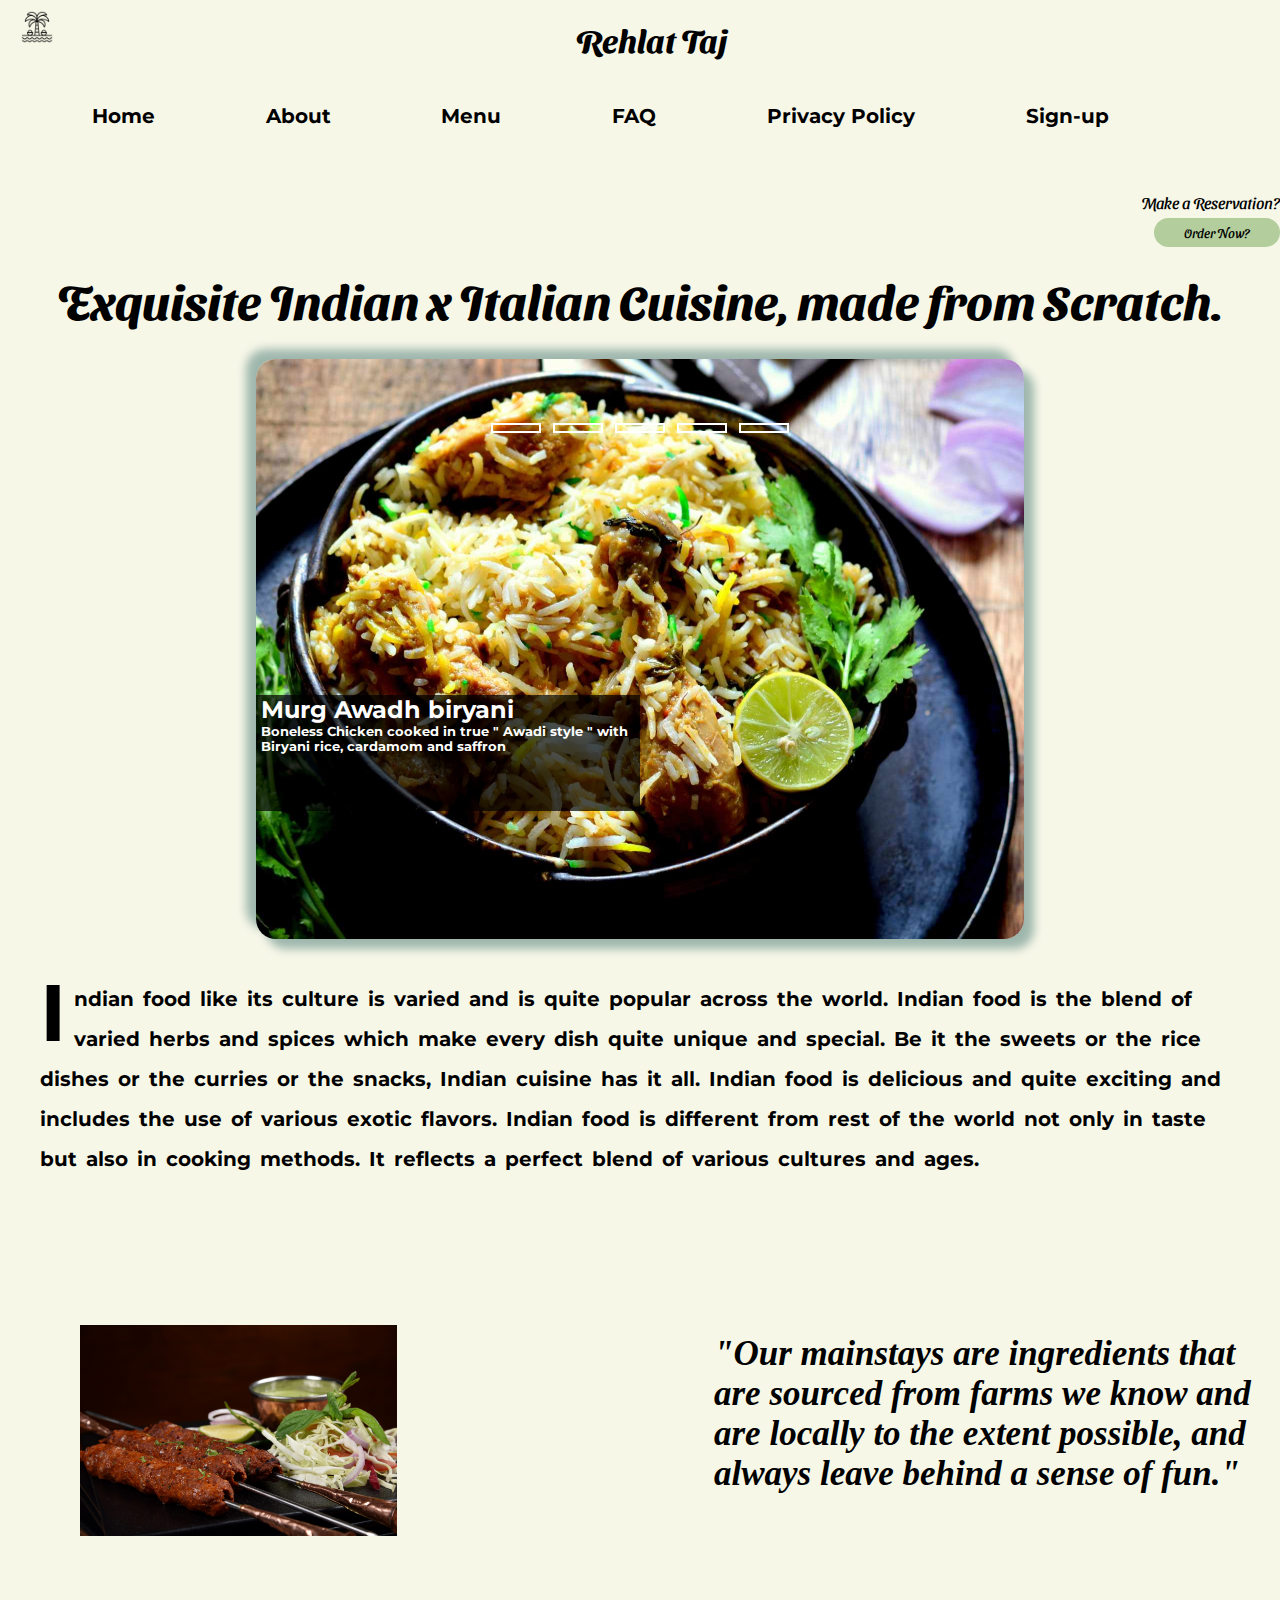
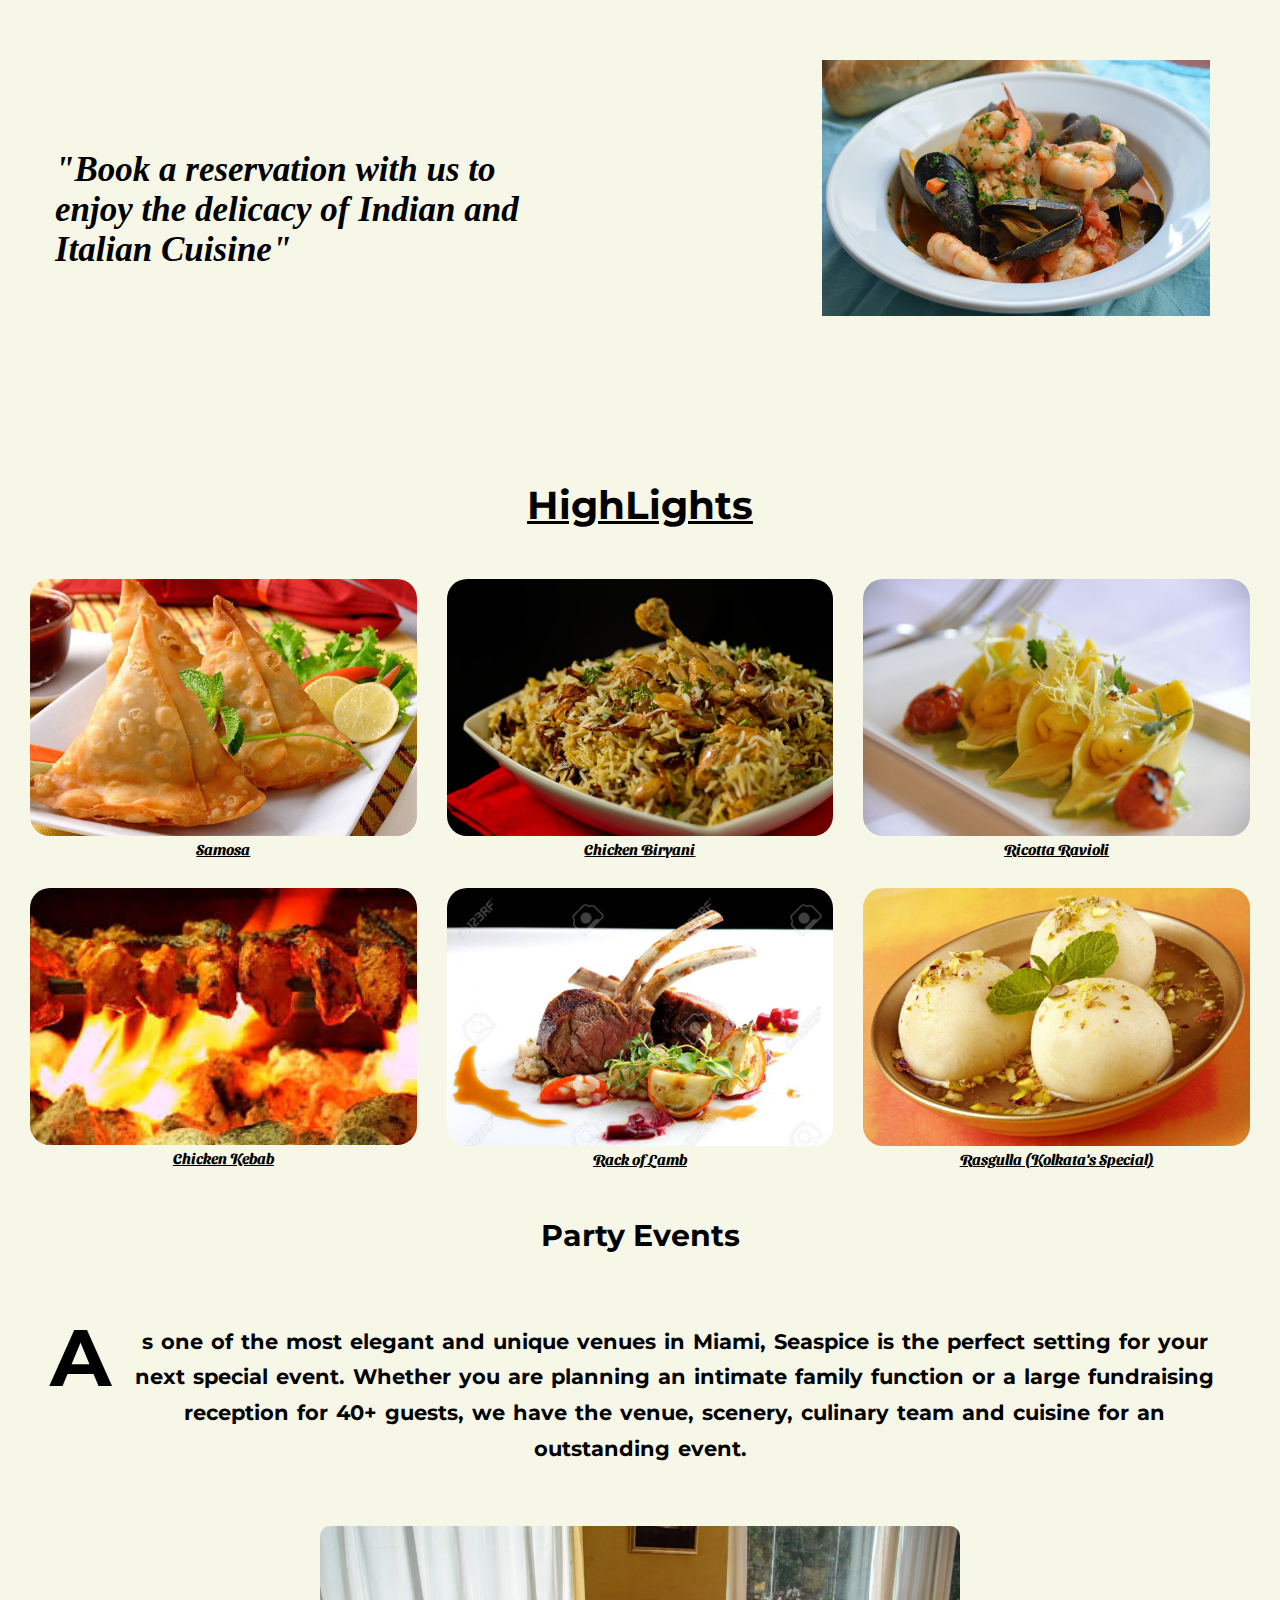
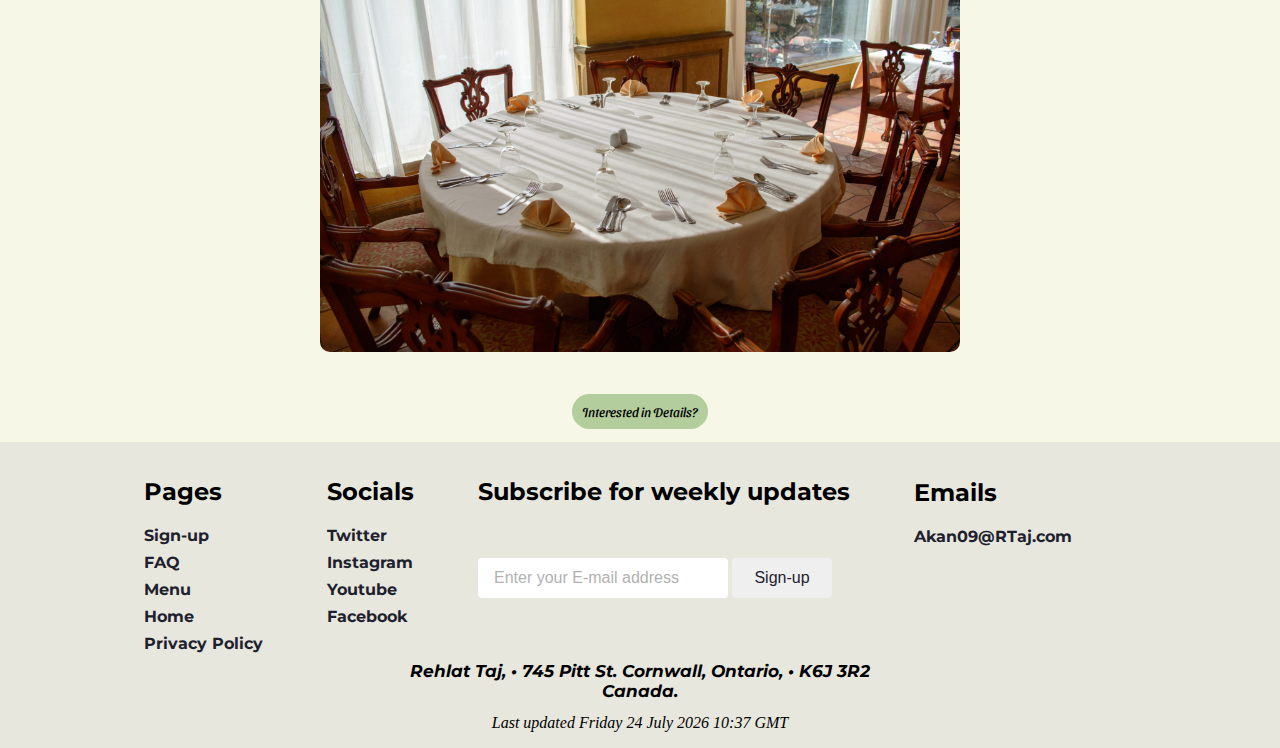
<file: index.html>
<!DOCTYPE html>
<html>
  <head>
    <!--meta and links-->
    <meta charset="utf-8">
    <meta name="viewport" content="width=device-width,initial-scale=1.0"/>
    <title>Rehlat Taj</title>
    <link rel="shortcut icon" href="logo.ico">
    <link rel="stylesheet" href="index.css">
    <link rel="stylesheet" href="imageSlider.css">
    <link rel="stylesheet" href="Header.css">
    <link rel="stylesheet" href="grid.css">
    <link rel="stylesheet" href="footer.css">
    <link href="https://fonts.googleapis.com/css2?family=Anton&family=Playfair+Display+SC&family=Sansita+Swashed:wght@300&display=swap" rel="stylesheet">
    <link href="https://fonts.googleapis.com/css2?family=Anton&family=Montserrat:wght@100&family=Playfair+Display+SC&family=Sansita+Swashed:wght@300&display=swap" rel="stylesheet">
  </head>

<!--Header-->
    <header>
      <div class="head">
      <a href="index.html"><img src="Logo.ico" alt="Rehlat Taj"></a>
      </div>
      <h1><a href="index.html">Rehlat Taj</a></h1>
      <ul>
      <li><a href="index.html">Home</a></li>
      <li><a href="About.html">About</a></li>
      <li><a href="Menu.html">Menu</a></li>
      <li><a href="FAQ.html">FAQ</a></li>
      <li><a href="Privacy_Policy.html">Privacy Policy</a></li>
      <li><a href="Sign-up.html">Sign-up</a></li>
      </ul>
    </header>

<!--First Button-->
<body>
  <div class="button-wrapper">
  <div class="button-q">
    <p>Make a Reservation?</p>
  </div>
  <div class="button">
    <a href="Menu.html">Order Now?</a>
  </div>
  </div>
<p class="heading">Exquisite Indian x Italian Cuisine, made from Scratch.</p>

<!--slidershow-->  <!--Credit:-Responsive Web Design with HTML5 and CSS Develop future-proof responsive
                               websites using the latest HTML5 and CSS techniques by Ben Frain-->
<div class="slidershow middle">
  <div class="slides">
    <input type="radio" name="r" id="r1" checked>
    <input type="radio" name="r" id="r2">
    <input type="radio" name="r" id="r3">
    <input type="radio" name="r" id="r4">
    <input type="radio" name="r" id="r5">

    <div class="slide s1">
      <img src="Awadh Biryani.jpg" alt="">
      <div class="slidetext">
        <h5>Murg Awadh biryani</h5>
     <p> Boneless Chicken cooked in true " Awadi style " with Biryani rice, cardamom and saffron </p>
      </div>
    </div>
    <div class="slide">
      <img src="Ortolona.jpg" alt="">
      <div class="slidetext">
     <h5>Pizza Ortolana</h5>
     <p>A Traditional Mushroom, Cheese, Eggplant topping for an authentic Italian pizza.</p>
      </div>
    </div>
    <div class="slide">
      <img src="feast.jpg" alt="">
      <div class="slidetext">
        <h5>The Feast</h5>
     <p>The Feast favours the Brave. Do you have what it takes to handle " The Feast " ? With over 14 dishes,
        it can also be called a feast for beasts.</p>
      </div>
    </div>
    <div class="slide">
      <img src="meatballs.jpg" alt="">
      <div class="slidetext">
        <h5>Spaghetti Napoli</h5>
     <p>If you really like Italian cuisine try this easy recipe for spaghetti Napoli,
        a traditional Italian pasta dish prepared with spaghetti, tomato and tasty olives.</p>
      </div>
    </div>
    <div class="slide">
      <img src="Butter Chicken.jpg" alt="">
      <div class="slidetext">
        <h5>Butter Chicken</h5>
     <p>Classic Chicken Tikka in Tomato and Cream gravy. Flavoured with dry fenugreek Leaves.</p>
      </div>
    </div>
  </div>

  <div class="navigation">
    <label for="r1" class="bar"></label>
    <label for="r2" class="bar"></label>
    <label for="r3" class="bar"></label>
    <label for="r4" class="bar"></label>
    <label for="r5" class="bar"></label>
  </div>
</div>

<!--Main Paragraph-->
<div class="paragraph">
  <p>Indian food like its culture is varied and is quite popular across the world.
     Indian food is the blend of varied herbs and spices which make every dish quite unique and special.
   Be it the sweets or the rice dishes or the curries or the snacks, Indian cuisine has it all.
    Indian food is delicious and quite exciting and includes the use of various exotic flavors.
  Indian food is different from rest of the world not only in taste but also in cooking methods.
   It reflects a perfect blend of various cultures and ages.</p>
</div>

<!--First Picture-->
<div class="pic1">
  <img src="Mutton Kebab.jpg" alt="Mutton kebab">
</div>

<!--First Paragraph-->
<div class="para1">
  <p>"Our mainstays are ingredients that are sourced from
farms we know and are locally to the extent possible, and always leave behind a sense of
fun."</p>
</div>

<!--Second Picture-->
<div class="pic2">
<img src="Cioppino.jpg" alt="Cioppino">
</div>

<!--Second Paragraph-->
<div class="para2">
  <p>"Book a reservation with us to enjoy the delicacy of Indian and Italian Cuisine"</p>
</div>

<!--Highlights-->
<div class="h2">
<h2>HighLights</h2>
</div>


<!--Grid in grid.css-->
<div class="container">
    <figure>
      <a href="Menu.html">
        <img src="samosa.jpg" alt="Samosa">
      </a>
      <figcaption>Samosa</figcaption>
    </figure>
    <figure>
      <a href="Menu.html">
        <img src="Chicken Biryani.jpg" alt="Chicken Biryani">
      </a>
      <figcaption>Chicken Biryani</figcaption>
    </figure>
    <figure>
      <a href="Menu.html">
        <img src="ravioli.jpg" alt="Ricotta Ravioli">
      </a>
      <figcaption>Ricotta Ravioli</figcaption>
    </figure>
    <figure>
      <a href="Menu.html">
        <img src="Chicken Kebab.jpg" alt="Chicken Kebab">
      </a>
      <figcaption>Chicken Kebab</figcaption>
    </figure>
    <figure>
      <a href="Menu.html">
        <img src="Lamb Rack.jpg" alt="Rack of Lamb">
      </a>
      <figcaption>Rack of Lamb</figcaption>
    </figure>
    <figure>
      <a href="Menu.html">
        <img src="rasgulla.jpg" alt="Rasgulla (Kolkata's Special)">
      </a>
      <figcaption>Rasgulla (Kolkata's Special)</figcaption>
    </figure>
</div>

<!--Party Events-->
<div class="Party">
  <h2>Party Events</h2>
<p>As one of the most elegant and unique venues in Miami, Seaspice is the perfect setting for your next special event.
  Whether you are planning an intimate family function or a large fundraising reception for 40+ guests, we have the venue, scenery,
  culinary team and cuisine for an outstanding event.</p>
  <div class="party-pic">
    <img src="party.jpg" alt="">
      </div>
</div>

<!--Second Button-->
<div class="button-2">
  <a href="About.html">Interested in Details?</a>
</div>
</body>

<!--Footer-->
<footer>
<div class="footer">
<div class="footer-heading footer-1">
  <h2>Pages</h2>
  <a href="Sign-up.html">Sign-up</a>
  <a href="FAQ.html">FAQ</a>
  <a href="Menu.html">Menu</a>
  <a href="index.html">Home</a>
  <a href="Privacy_Policy.html">Privacy Policy</a>
</div>
<div class="footer-heading footer-2">
  <h2>Socials</h2>
  <a href="https://www.twitter.com/">Twitter</a>
  <a href="https://www.instagram.com/">Instagram</a>
  <a href="https://www.youtube.com/">Youtube</a>
  <a href="https://www.facebook.com/">Facebook</a>
</div>
 <div class="footer-email">
<h2>Subscribe for weekly updates</h2>
<input type="email" placeholder="Enter your E-mail address" id="footer-email">
<input type="submit" id="email-button" value="Sign-up">
 </div>
 <div class="footer-heading email">
   <h2>Emails</h2>
    <a href="mailto:Akan09@RTaj.com">Akan09@RTaj.com</a>
 </div>
 <address class="address">
   <p>Rehlat Taj, &#8226; 745 Pitt St. Cornwall, Ontario, &#8226; K6J 3R2 Canada.</p>
   </address>
   <div class="date">
  <script type="text/javascript" src="main.js">
   </script>
   </div>
</footer>
</html>
</file>
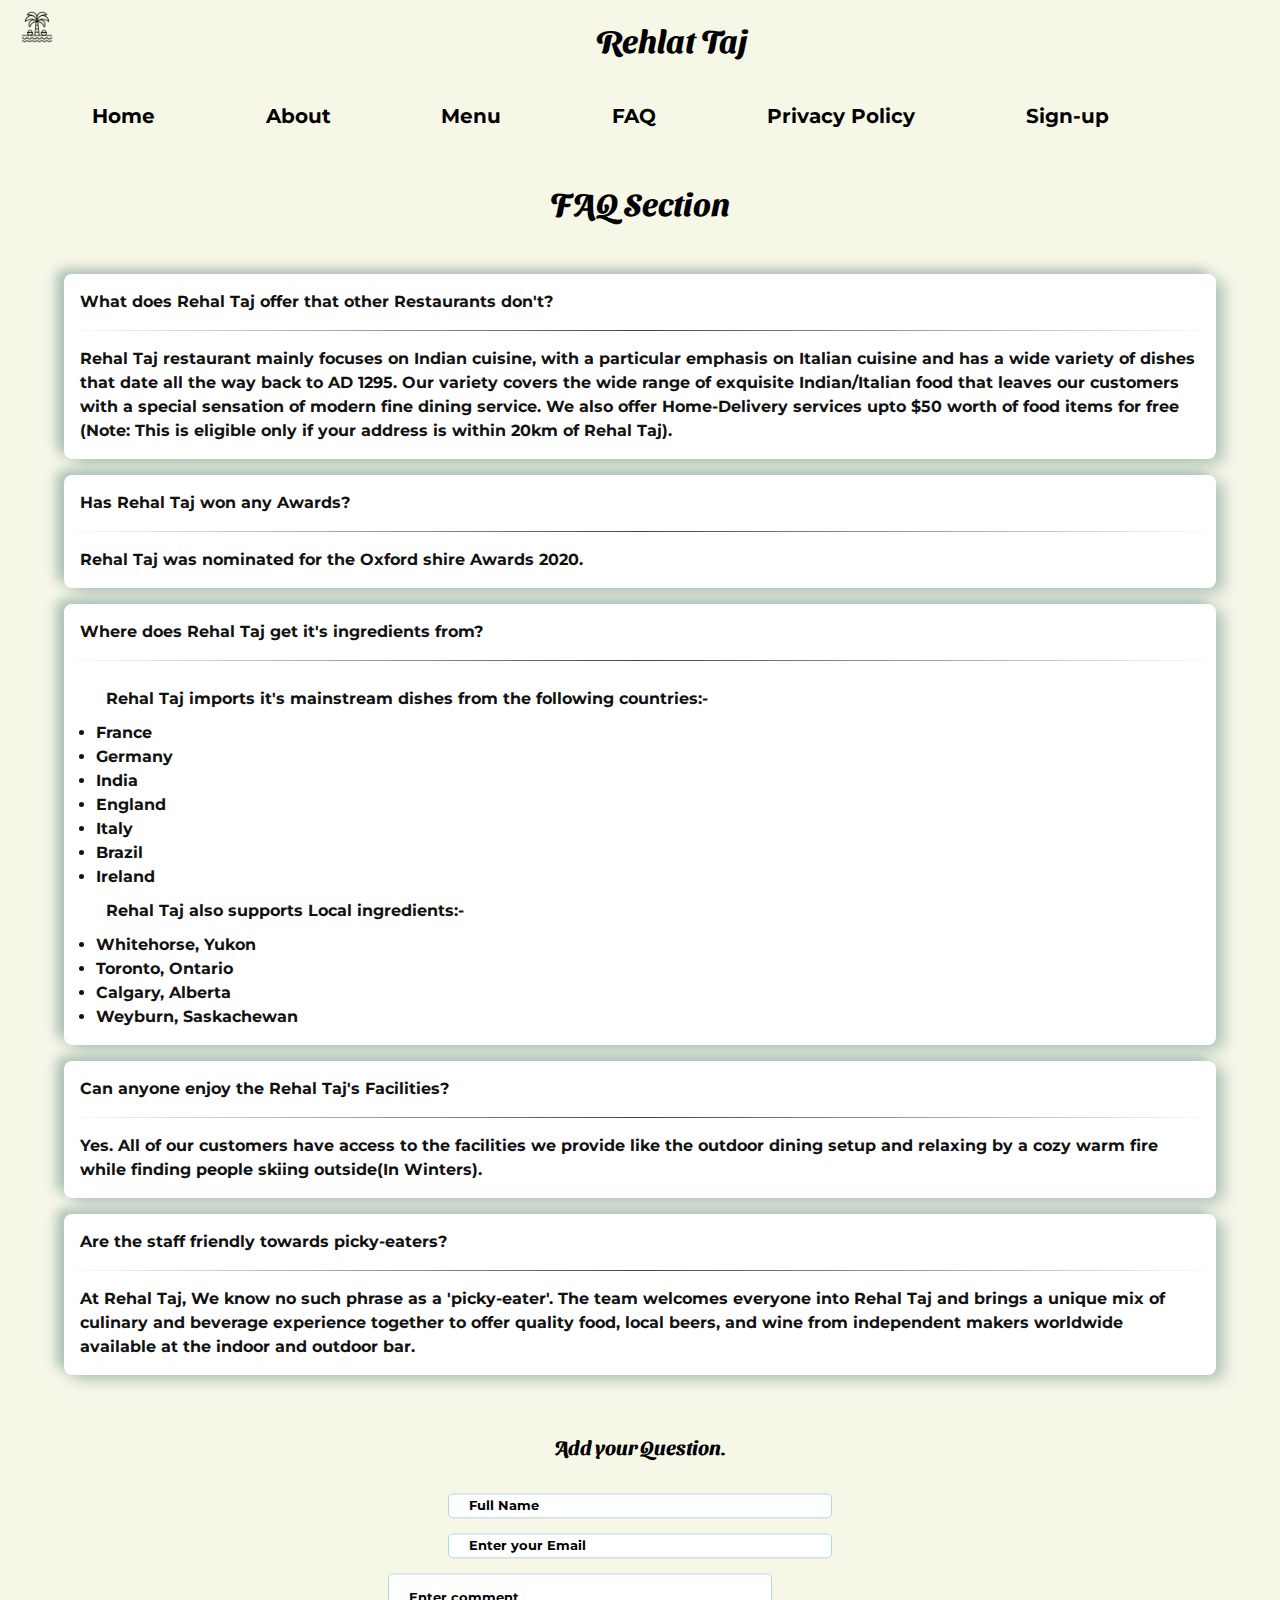
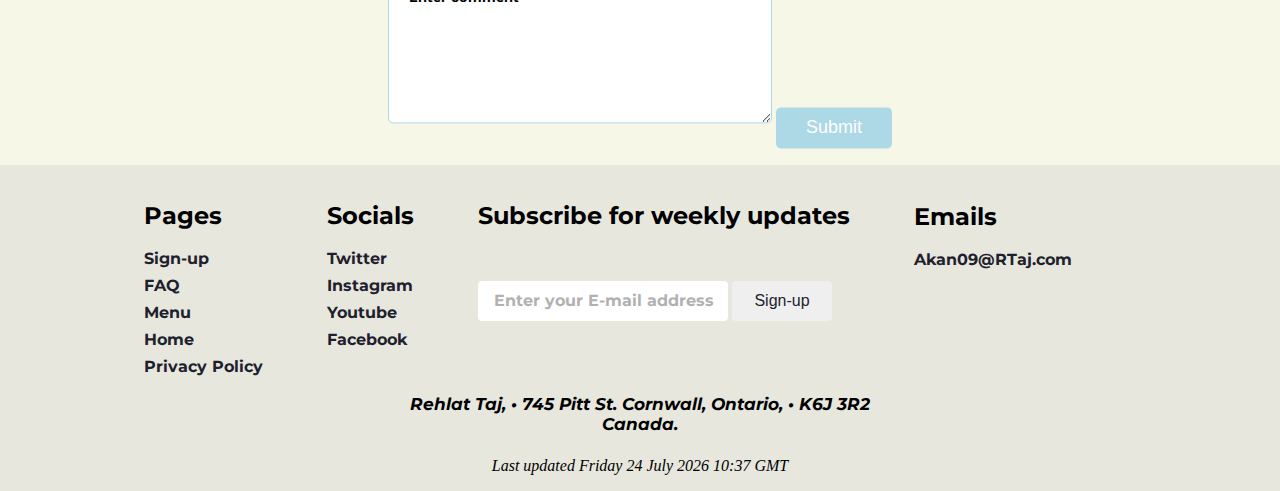
<file: FAQ.html>
<!DOCTYPE html>
<html>
  <head>
        <!--Meta and links-->
    <meta charset="utf-8">
    <meta name="viewport" content="width=device-width,initial-scale=1.0"/>
    <link rel="stylesheet" href="FAQ.css">
    <link rel="stylesheet" href="Header.css">
    <link rel="stylesheet" href="footer.css">
    <link href="https://fonts.googleapis.com/css2?family=Anton&family=Montserrat:wght@100&family=Playfair+Display+SC&family=Sansita+Swashed:wght@300&display=swap" rel="stylesheet">
    <link href="https://fonts.googleapis.com/css2?family=Anton&family=Playfair+Display+SC&family=Sansita+Swashed:wght@300&display=swap" rel="stylesheet">
    <title>FAQ</title>
        <!--Header-->
    <header>
      <div class="head">
      <a href="index.html"><img src="Logo.ico" alt="Rehlat Taj"></a>
      </div>
      <h1><a href="index.html">Rehlat Taj</a></h1>
      <ul>
      <li><a href="index.html">Home</a></li>
      <li><a href="About.html">About</a></li>
      <li><a href="Menu.html">Menu</a></li>
      <li><a href="FAQ.html">FAQ</a></li>
      <li><a href="Privacy_Policy.html">Privacy Policy</a></li>
      <li><a href="Sign-up.html">Sign-up</a></li>
      </ul>
    </header>
  </head>
  <body>
    <h1>FAQ Section</h1>

<!--Question and Answer container-->
<div class="container">
  <div class="container-item">
    <div class="container-item-header">
      What does Rehal Taj offer that other Restaurants don't?
    </div>
    <div class="container-item-body">
      <div class="container-item-body-content">
        Rehal Taj restaurant mainly focuses on Indian cuisine, with a particular emphasis on Italian cuisine and has a wide variety of dishes that date all the way back to AD 1295.
        Our variety covers the wide range of exquisite Indian/Italian food that leaves our customers with a special sensation of modern fine dining service. We also offer Home-Delivery services upto $50 worth of food items for free
        (Note: This is eligible only if your address is within 20km of Rehal Taj).
      </div>
    </div>
  </div>
  <div class="container-item">
    <div class="container-item-header">
      Has Rehal Taj won any Awards?
    </div>
    <div class="container-item-body">
      <div class="container-item-body-content">
       Rehal Taj was nominated for the Oxford shire Awards 2020.
      </div>
    </div>
  </div>
  <div class="container-item">
    <div class="container-item-header">
      Where does Rehal Taj get it's ingredients from?
    </div>
    <div class="container-item-body">
      <div class="container-item-body-content">
        <ul style="padding-left: 1rem;">
          <p>Rehal Taj imports it's mainstream dishes from the following countries:-</p>
          <li>France</li>
          <li>Germany</li>
          <li>India</li>
          <li>England</li>
          <li>Italy</li>
          <li>Brazil</li>
          <li>Ireland</li>
          <p>Rehal Taj also supports Local ingredients:-</p>
          <li>Whitehorse, Yukon</li>
          <li>Toronto, Ontario</li>
          <li>Calgary, Alberta</li>
          <li>Weyburn, Saskachewan</li>
        </ul>
      </div>
    </div>
  </div>
  <div class="container-item">
    <div class="container-item-header">
      Can anyone enjoy the Rehal Taj's Facilities?
    </div>
    <div class="container-item-body">
      <div class="container-item-body-content">
        Yes. All of our customers have access to the facilities we provide like the outdoor dining setup and relaxing by a cozy warm fire while finding people skiing outside(In Winters).
      </div>
    </div>
  </div>
  <div class="container-item">
    <div class="container-item-header">
      Are the staff friendly towards picky-eaters?
    </div>
    <div class="container-item-body">
      <div class="container-item-body-content">
        At Rehal Taj, We know no such phrase as a 'picky-eater'. The team welcomes everyone into Rehal Taj and brings a unique mix of culinary and beverage experience together to offer quality food, local beers, and wine from independent makers worldwide available at the indoor and outdoor bar.
      </div>
    </div>
  </div>
</div>

<!--Comment box-->
<div class="comment-box">
  <h2>Add your Question.</h2>
  <form action="#">

  <input type="text" name="Name" placeholder="Full Name">
  <input type="text" name="" placeholder="Enter your Email">
  <textarea name="name" placeholder="Enter comment"></textarea>
  <button type="Submit" name="Submit">Submit</button>

    </form>
</div>
  </body>
  <!--Footer-->
  <footer>
  <div class="footer">
  <div class="footer-heading footer-1">
    <h2>Pages</h2>
    <a href="Sign-up.html">Sign-up</a>
    <a href="FAQ.html">FAQ</a>
    <a href="Menu.html">Menu</a>
    <a href="index.html">Home</a>
    <a href="Privacy_Policy.html">Privacy Policy</a>
  </div>
  <div class="footer-heading footer-2">
    <h2>Socials</h2>
    <a href="https://www.twitter.com/">Twitter</a>
    <a href="https://www.instagram.com/">Instagram</a>
    <a href="https://www.youtube.com/">Youtube</a>
    <a href="https://www.facebook.com/">Facebook</a>
  </div>
   <div class="footer-email">
  <h2>Subscribe for weekly updates</h2>
  <input type="email" placeholder="Enter your E-mail address" id="footer-email">
  <input type="submit" id="email-button" value="Sign-up">
   </div>
   <div class="footer-heading email">
     <h2>Emails</h2>
      <a href="mailto:Akan09@RTaj.com">Akan09@RTaj.com</a>
   </div>
   <address class="address">
     <p>Rehlat Taj, &#8226; 745 Pitt St. Cornwall, Ontario, &#8226; K6J 3R2 Canada.</p>
     </address>
     <div class="date">
    <script type="text/javascript" src="main.js">
     </script>
     </div>
  </footer>
</html>
</file>
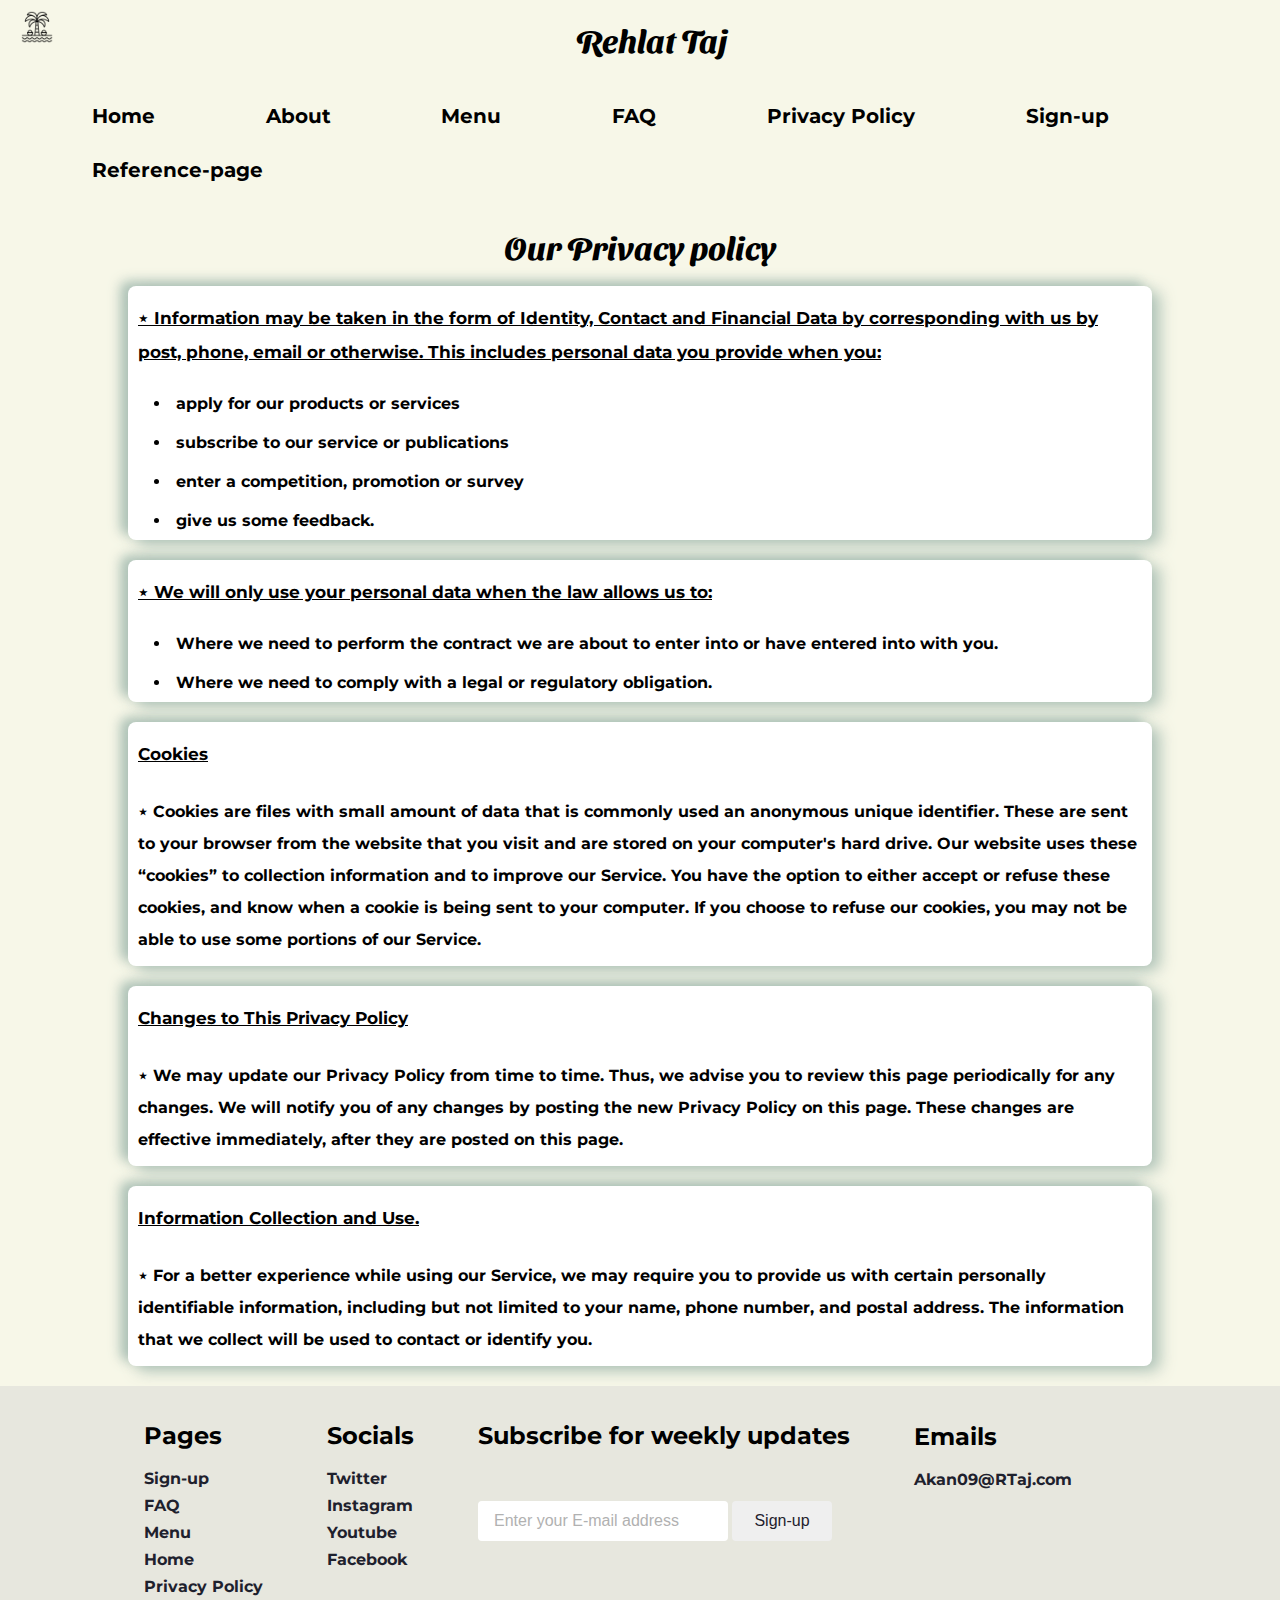
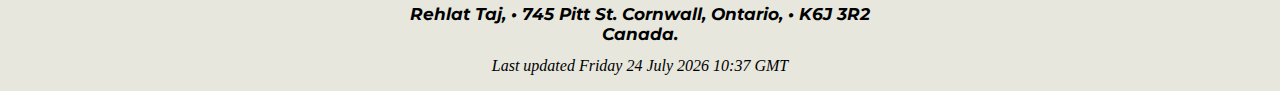
<file: Privacy_Policy.html>
<!DOCTYPE html>
<html lang="en">
  <head>
  <!--meta and links-->
    <meta charset="utf-8">
    <meta name="viewport" content="width=device-width,initial-scale=1.0"/>
    <link rel="stylesheet" href="footer.css">
    <link rel="stylesheet" href="privacy.css">
    <link rel="stylesheet" href="Header.css">
    <link href="https://fonts.googleapis.com/css2?family=Anton&family=Montserrat:wght@100&family=Playfair+Display+SC&family=Sansita+Swashed:wght@300&display=swap" rel="stylesheet">
    <link href="https://fonts.googleapis.com/css2?family=Anton&family=Playfair+Display+SC&family=Sansita+Swashed:wght@300&display=swap" rel="stylesheet">
    <title>Privacy Policy</title>

    <!--Header-->
    <header>
      <div class="head">
      <a href="index.html"><img src="Logo.ico" alt="Rehlat Taj"></a>
      </div>
      <h1><a href="index.html">Rehlat Taj</a></h1>
      <ul>
      <li><a href="index.html">Home</a></li>
      <li><a href="About.html">About</a></li>
      <li><a href="Menu.html">Menu</a></li>
      <li><a href="FAQ.html">FAQ</a></li>
      <li><a href="Privacy_Policy.html">Privacy Policy</a></li>
      <li><a href="Sign-up.html">Sign-up</a></li>
      <li><a href="reference page.docx">Reference-page</a></li>
      </ul>
    </header>
  </head>
  <body>
    <!--Privacy Container-->
    <div class="privacy-container">
      <h1>Our Privacy policy</h1>

      <!--Individual Privacy Container-->
      <div class="privacy">
      <h3>	&#8902; Information may be taken in the form of Identity, Contact and Financial Data by corresponding with us by post, phone, email or otherwise. This includes personal data you provide when you:</h3>
      <ul style="padding-left: 1rem;">
        <li>apply for our products or services</li>
        <li>subscribe to our service or publications</li>
        <li>enter a competition, promotion or survey</li>
        <li>give us some feedback.</li>
      </ul>
      </div>

      <!--Individual Privacy Container-->
      <div class="privacy">
      <h3>	&#8902; We will only use your personal data when the law allows us to:</h3>
      <ul style="padding-left: 1rem;">
        <li>Where we need to perform the contract we are about to enter into or have entered into with you.</li>
        <li>Where we need to comply with a legal or regulatory obligation.</li>
      </ul>
      </div>

      <!--Individual Privacy Container-->
      <div class="privacy">
        <h3>	 Cookies</h3>
      <p>&#8902; Cookies are files with small amount of data that is commonly used an anonymous unique identifier.
         These are sent to your browser from the website that you visit and are stored on your computer's hard drive.
         Our website uses these “cookies” to collection information and to improve our Service. You have the option to either accept or refuse these cookies,
         and know when a cookie is being sent to your computer.
         If you choose to refuse our cookies, you may not be able to use some portions of our Service. </p>
       </div>

      <!--Individual Privacy Container-->
       <div class="privacy">
         <h3>Changes to This Privacy Policy</h3>
         <p>	&#8902; We may update our Privacy Policy from time to time. Thus, we advise you to review this page periodically for any changes. We will notify you of any changes by posting the new Privacy Policy on this page. These changes are effective immediately, after they are posted on this page.</p>
       </div>

      <!--Individual Privacy Container-->
       <div class="privacy">
         <h3>	Information Collection and Use.</h3>
         <p>&#8902; For a better experience while using our Service, we may require you to provide us with certain personally identifiable information,
           including but not limited to your name, phone number, and postal address. The information that we collect will be used to contact or identify you.</p>
       </div>
    </div>
  </body>
  <footer>

      <!--Footer-->
  <div class="footer">
  <div class="footer-heading footer-1">
    <h2>Pages</h2>
    <a href="Sign-up.html">Sign-up</a>
    <a href="FAQ.html">FAQ</a>
    <a href="Menu.html">Menu</a>
    <a href="index.html">Home</a>
    <a href="Privacy_Policy.html">Privacy Policy</a>
  </div>
  <div class="footer-heading footer-2">
    <h2>Socials</h2>
    <a href="https://www.twitter.com/">Twitter</a>
    <a href="https://www.instagram.com/">Instagram</a>
    <a href="https://www.youtube.com/">Youtube</a>
    <a href="https://www.facebook.com/">Facebook</a>
  </div>
   <div class="footer-email">
  <h2>Subscribe for weekly updates</h2>
  <input type="email" placeholder="Enter your E-mail address" id="footer-email">
  <input type="submit" id="email-button" value="Sign-up">
   </div>
   <div class="footer-heading email">
     <h2>Emails</h2>
      <a href="mailto:Akan09@RTaj.com">Akan09@RTaj.com</a>
   </div>
   <address class="address">
     <p>Rehlat Taj, &#8226; 745 Pitt St. Cornwall, Ontario, &#8226; K6J 3R2 Canada.</p>
     </address>
     <div class="date">
    <script type="text/javascript" src="main.js">
     </script>
     </div>
  </footer>
</html>
</file>
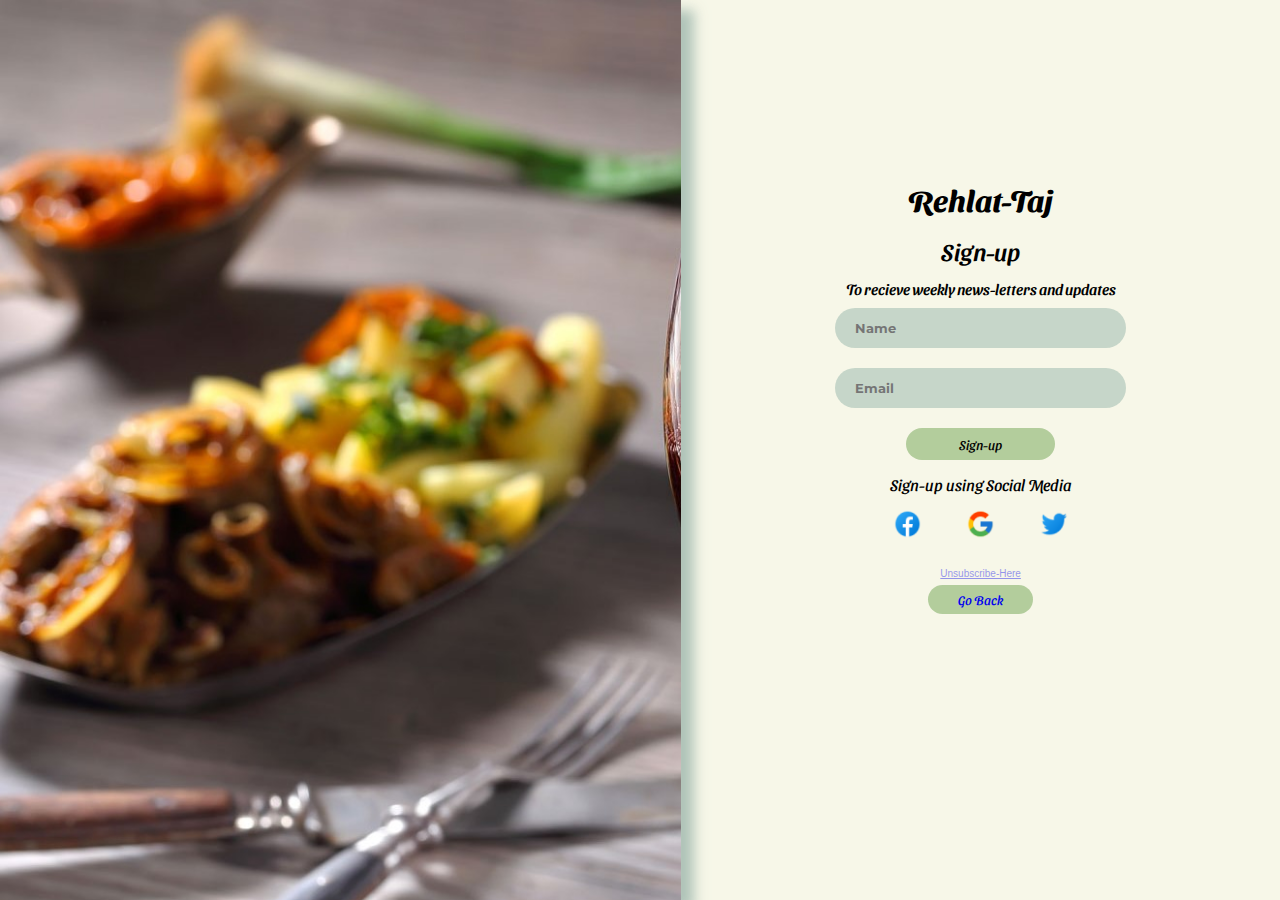
<file: Sign-up.html>
<!DOCTYPE html>
<html lang="en">
  <head>
  <!--meta and links-->
    <meta charset="utf-8">
    <meta name="viewport" content="width=device-width, initial-scale=1.0">
    <title>Sign-up</title>
    <link rel="stylesheet" href="Sign-up.css">
    <link href="https://fonts.googleapis.com/css2?family=Anton&family=Montserrat:wght@100&family=Playfair+Display+SC&family=Sansita+Swashed:wght@300&display=swap" rel="stylesheet">
    <link href="https://fonts.googleapis.com/css2?family=Anton&family=Playfair+Display+SC&family=Sansita+Swashed:wght@300&display=swap" rel="stylesheet">
  </head>
  <body>

      <!--Big Picture-->
    <div class="picture">
    </div>

      <!--Sign-up Form-->
    <div class="form-bg">
      <div class="form-header" id="writing">
        <h1>Rehlat-Taj</h1>
        <h2>Sign-up</h2>
        <p>To recieve weekly news-letters and updates</p>
      </div>
      <form name="form" onsubmit="return validateForm()" method="post">
        <div class="form-group">
          <input type="text" placeholder="Name" pattern="[A-Za-z/ ]{1,32}" title="Please do not use Numbers or Special Characters." name="name">

            <!--Name Error-->
            <p id="Nameerror">Please Enter your name.</p>
        </div>
        <div class="form-group">
          <input type="email" placeholder="Email" name="email">

            <!--Email Error-->
            <p id="Emailerror">Please Enter your Email</p>
        </div>
        <div class="form-group1">
          <button type="submit" name="button" id="button">Sign-up</button>
        </div>
        <div class="social">
          <p>Sign-up using Social Media</p>
          <a href="https://www.facebook.com/login.php" class="facebook" target="_blank"><img src="facebook.ico"></a>
          <a href="https://accounts.google.com/Login" class="google" target="_blank"><img src="google.ico"></a>
          <a href="https://twitter.com/login/" class="twitter" target="_blank" ><img src="twitter.ico"></a>
        </div>
        <div class="unsubscribe">
          <a href="#" name="unsubscribe" id="unsubscribe">Unsubscribe-Here</a>
        </div>
        <div class="go-back">
          <a href="index.html">Go Back</a>
        </div>
        <script type="text/javascript" src="valid.js">
        </script>
      </form>
     </div>
  </body>
</html>
</file>
<file: index.css>
/*Affects the entire Page to fit the user screen*/

*{
  padding: 0;
  margin: 0;
  box-sizing: border-box;
}

/*Targets the entire code*/

html{
  background-color: #f7f7e8;
  padding: 0;
  margin: 0;
}

/*Styles the Title*/
header h1{
  padding: 20px 0;
}

/*Styles the page links*/
a{
  color: black;
  text-decoration: none;
}

/*Changes color when hovered*/
li > a:hover{
  transition: 0.3s;
  color: #ec4646
}

/*Styles the links layout*/
ul{
  list-style: none;
  color: #1e212d;
  padding:5px;
  margin-bottom: 20px;
}

/*Styles the heading div above the imageSlider*/
.heading{
  text-align: center;
  font-family: 'Sansita Swashed', cursive;
  font-style:normal;
  font-weight: bold;
  font-size: 300%;
  padding: 30px 20px 30px 20px;
  white-space: pre-wrap;
}

/*Styles the heading above the imageSlider*/
h1{
  font-family: 'Sansita Swashed', cursive;
  font-weight: bold;
}

/*Styles the paragraph div under imageSlider*/
.paragraph{
  padding: 40px;
  word-spacing: 3px;
  line-height: 2;
}

/*Styles the Paragraph under imageSlider*/
.paragraph p{
  font-size: 20px;
  font-family: 'Montserrat',sans-serif;
  font-weight: bold;
}

/*Styles the Picture div under the paragraph*/
.pic1{
  padding: 0px;
  margin-left: 10px;
  width: 55%;
  float: left;
}

/*Styles the picture in the div*/
.pic1 img{
  width: 55%;
  padding-top: 15%;
  padding-left: 10%;
}

/*Styles the drop cap of the first description*/
.para1 p:first-of-type{
  font-size: 35px;
  font-weight: bold;
  font-style: italic;
  padding-top: 9%;
}

/*Styles the 2nd picture div*/
.pic2{
  padding: 0px;
  margin-left: 10px;
  width: 55%;
  float: right;
}

/*Styles the 2nd picture in the div*/
.pic2 img{
  padding-top: 17%;
  margin-left: 35%;
  width: 55%;
}

/*Styles the drop cap of the 2nd description*/
.para2 p:last-of-type{
  font-size: 35px;
  font-weight: bold;
  font-style: italic;
  left: 20%;
  padding-top: 20%;
  padding-left: 55px;
}

/*Styles the Highlights heading above highlight images */
.h2{
  font-family: "Montserrat",cursive;
  font-weight: bold;
  padding-top: 15%;
  text-decoration: underline;
  text-align: center;
  font-size: 26px;
}

/*Styles the first letters to make drop caps */
.paragraph p:first-letter,.Party p::first-letter {
  font-size: 5rem;
  float: left;
  line-height: 0.65;
  margin: 0.1em 0.1em 0.2em 0;
}

/*Styles the party event paragraph under the Highlights*/
.Party p{
  text-align: center;
  padding: 50px;
  font-size: 21px;
  font-family: 'Montserrat',sans-serif;
  font-weight: bold;
  word-spacing: 2px;
  line-height: 1.7;
}

/*Styles the party event Heading under the Highlights*/
.Party h2{
  font-size: 30px;
  text-align: center;
  font-family: 'Montserrat',cursive;
  font-weight: bold;
}

/*Styles the party event picture div*/
.party-pic{
  text-align: center;
  padding: 10px 0 25px 0;
}

/*targets the party event picture inside the party img div*/
.Party > .party-pic img{
  width: 50%;
  border-radius: 10px;
  background-origin: padding-box;
}

/*Target both cta's (under header,above footer)*/
.button,.button-q{
  font-family: 'Sansita Swashed',cursive;
  padding-top:10px;
  text-align: right;
}

/*Targets the 2nd div(cta) under party event image*/
.button-2{
  text-align: center;
  margin: auto 0;
  line-height: 20px;
  vertical-align: middle;
  padding :20px;
}

/*Targets the 2nd cta under party event image*/
.button-2 a{
  padding:10px;
  border-radius: 50px;
  background-color:rgba(150, 187, 124, 0.7);
  text-decoration: none;
  font-family: 'Sansita Swashed',cursive;
  font-size: 13px;
  transition: ease-out 0.3s;
  vertical-align: middle;
}

/*Targets the div(cta) under party event image*/
.button a{
  padding: 7px 30px;
  border-radius: 50px;
  background-color:rgba(150, 187, 124, 0.7);
  text-decoration: none;
  font-family: 'Sansita Swashed',cursive;
  font-size: 13px;
  transition: ease-out 0.3s;
}

/*Targets both cta's to have hover effects*/
.button a:hover,.button-2 a:hover{
  background-color:rgba(0, 145, 124, 0.7);
}

/*Targets both cta's to glow blue when clicked*/
.button a:focus,.button-2 a:focus{
  color: blue;
}

/*Styling for smaller screen sizes*/
/*Styling for under 1230px screens*/
@media screen and (max-width:1230px){
  .para2 p:first-of-type{
    font-size: 195%;
  }
  .h2 h2{
    font-size:22px;

  }
  .heading{
    font-size: 45px;
  }
}

/*Styling for under 1080px screens*/
@media screen and (max-width:1080px) {
.para1 p:first-of-type{
  font-size: 25px;
}
.para2 p:first-of-type{
  font-size: 25px;
}
.h2 h2{
    font-size:18px;
  }
  .heading{
    font-size: 35px;
  }
  .paragraph p{
  font-size:18px;
}
.paragraph p:first-letter,.Party p::first-letter {
  font-size:4rem;
  margin: 0 0.1rem 0 0;
  line-height:0.9;
}
.Party h2{
  font-size: 25px;
  font-family:'Montserrat',sans-serif;
  font-weight: bold;
  text-decoration:underline
}
}

/*Styling for under 770px screens*/
@media screen and (max-width:770px) {
.para1 p:first-of-type{
  font-size: 19px;
}
.para2 p:first-of-type{
  font-size: 115%;
}
.button-2 button{
  width:200px;
  font-size: 17px;
}
.h2 h2{
    font-size:15px;

  }
 .button-q{
  font-size: 12.5px;
}
.button a{
  font-size: 10px;
}
  .heading{
    font-size: 28px;
  }
.footer{
  text-align: left;
  width: 80%;
  margin-left: 4.5%;
}
h2{
  margin:1.2rem 0rem 1.2rem 0rem;
}
  .paragraph p:first-letter,.Party p::first-letter {
  font-size:3rem;
  margin: 0 0.1rem 0 0;
  line-height:1;
}
  .paragraph p{
  font-size:14px;
}

}

/*Styling for under 600px screens*/
@media screen and (max-width:600px) {
.para1 p:first-of-type{
  font-size: 15px;
}
.para2 p:first-of-type{
  font-size: 100%;
}
.h2 h2{
    font-size:13px;
    margin-top: 10px;
  }

.button-2 a{
 font-size: 11px;
}
.button-2{
  padding: 13px;
}
  .Party h2{
  font-size: 20px;
  font-family:'Montserrat',sans-serif;
  font-weight: bold;
  text-decoration:underline
}
.Party p{
  font-size: 18px;
  padding: 20px;
}
  .heading{
    font-size: 25px;
  }
}

/*Styling for under 480px screens*/
@media screen and (max-width:480px) {
.para1 p:first-of-type{
  font-size: 10px;
}
.para2 p:first-of-type{
  font-size: 10px;
}
 .button-q{
  font-size: 10px;
}
.button a{
  font-size: 8px;
}
.h2 h2{
  font-size: 12px;
}
.heading{
  font-size: 22px;
}
.paragraph p{
  font-size:10px;
}
.paragraph{
  padding: 20px;
}
 .paragraph p:first-letter,.Party p::first-letter {
  font-size:2.5rem;
  margin: 0 0.1rem 0 0;
  line-height:1;
}
  .Party h2{
  font-size: 16px;
  font-family:'Montserrat',sans-serif;
  font-weight: bold;
  text-decoration:underline;
}
.Party p{
  font-size: 12px;
  padding: 20px;
}
.button-2 a{
 font-size: 10px;
}
</file>
<file: imageSlider.css>
/*Layout for the slidershow div on the screen*/

.slidershow{
  width: 60%;
  height: 38%;
  overflow: hidden;
}

/*Position for the slide container div*/
.middle{
  position: relative;
  top: 50%;
  left: 20%;
  box-shadow:  10px 10px 10px rgba(158,183,173,1.0),
              -10px -10px 10px rgba(158,183,173,1.0);
  border: 4px hsl(0,0,36);
  border-style: groove top right bottom left;
  border-radius: 20px 20px 20px 20px;
}

/*Layout for the labels for the dishes*/
.navigation{
  position: absolute;
  top: 10%;
  left: 50%;
  transform: translateX(-50%);
  display: flex;
}

/*targets each slide image*/
.bar{
  width: 50px;
  height: 10px;
  border: 2px solid rgba(255,255,255,1.0);
  margin: 6px;
  cursor: pointer;
  transition: 0.4s;
}

/*Adds a hover color to the slider*/
.bar:hover{
  background: rgba(255,255,255,0.8);
}

/*Layour for the dish description div*/
.slidetext{
max-width: 50%;
max-height: 20%;
position: absolute;
font-family: 'Montserrat',sans-serif;
top: 58%;
padding-bottom: 10%;
padding-left: 5px;
background-color: rgba(0, 0, 0, 0.7);
color:rgb(255,255,255);
font-size: 80%;
font-weight: bold;
}

/*targets the text in the dish description*/
.slidetext h5{
  font-weight: bold;
  font-size: 1.5rem;
  margin: 0;
  padding: 0;
}

/*makes the slide text disappear for inputs that have the text in for r*/
input[name="r"]{
    position: absolute;
    visibility: hidden;
}

/*layout for the slides div*/
.slides{
  width: 500%;
  height: 100%;
  display: flex;
}

/*layout for each slide div*/
.slide{
  width: 20%;
  transition: 0.6s;
  margin: 0;
  padding: 0;
}

/*layout for each slide image*/
.slide img{
  width: 100%;
  height: 100%;
  margin: 0;
  padding: 0;
  object-fit: cover;
}

/*makes the slides slide from right to left*/
#r1:checked ~ .s1{
  margin-left: 0;
}
#r2:checked ~ .s1{
  margin-left: -20%;
}
#r3:checked ~ .s1{
  margin-left: -40%;
}
#r4:checked ~ .s1{
  margin-left: -60%;
}
#r5:checked ~ .s1{
  margin-left: -80%;
}

/*Styling for smaller screen sizes*/
/*Styling for under 940px screens*/
@media (max-width:940px) {
.slidetext h5{
  font-size: 1rem;
}
.slidetext p{
  font-size: 70%;
}
}

/*Styling for under 680px screens*/
@media (max-width:680px) {
.slidetext h5{
  font-size: 0.7rem;
}
.slidetext p{
  font-size: 0.5rem;
}
.bar{
  width: 10px;
  height: 5px;
  margin-bottom: 10px;
}
.navigation{
top: 10%;
}
}

/*Styling for under 440px screens*/
@media (max-width:440px) {
.slidetext{
 color: hsl(0,0,100);
 padding-bottom: 30px;
 padding-top:5px;
}
.slidetext h5{
 font-size: 0.5rem;
}
.slidetext p{
  font-size: 15%;
}
}
</file>
<file: Header.css>
/*Can support other browser versions*/
body,h1,.head,img,.pics,p,.h2{
  -webkit-background-size:cover;
  -moz-background-size:cover;
  -o-background-size:cover;
  background-size: cover;
}

/*Logo for the page*/
.head img{
  width:5%;
  position: relative;
  padding-left: 10px;
  margin-right: 40%;
  margin-top:auto;
  float: left;
}

/*Targetting the title*/
header h1{
  display: inline-block;
  margin: auto;
}

/*Targetting the active links*/
ul li a:active {
  color: blue;
}

/*Targetting the visited links*/
ul li a:visited {
  color: darkviolet;
  text-decoration: underline;
}

/*Targetting the links*/
header > h1 a{
  top: 100%;
  margin: auto;
}

/*adding padding in the list*/
header ul{
  padding: 10px 0 20px 0;
}

/*layout for the links*/
header ul li{
  display: inline-block;
  margin-left: 6%;
  padding: 15px;
  font-family: 'Montserrat', sans-serif;
  font-weight: bold;
  font-size: 20px;
}

/*removing underline from the links*/
a{
  color: black;
  text-decoration: none;
}

/*add hover color to links*/
li > a:hover{
  transition: 0.3s;
  color: #ec4646
}

/*Styling for smaller screen sizes*/
/*Styling for under 1230px screens*/
@media screen and (max-width:1230px) {
  h1 a{
 font-size: 25px;
   }
}

/*Styling for under 1080px screens*/
@media screen and (max-width:1080px) {
  h1 a{
font-size: 20px;
  }
  header ul li{
    font-size: 20px;
  }
}

/*Styling for under 770px screens*/
@media screen and (max-width:770px) {
  h1 a{
font-size: 17px;
  }
  header ul li{
    font-size: 13px;
  }
}

/*Styling for under 600px screens*/
@media screen and (max-width:600px) {
  header h1{
  display: block;
  font-size: 25px;
  text-align: center;
   }
 .head img{
  display: none;
  }
}

/*Styling for under 480px screens*/
@media screen and (max-width:480px) {
  h1 a{
   margin-left: 45%;
 }
 header ul li{
   font-size: 10px;
 }
 }
</file>
<file: grid.css>
/*Affects the entire Page to fit the user screen*/

*{
  padding: 0;
  margin:0;
  box-sizing: border-box;
}

/*Layout for the entire container*/
.container {
  display: grid;
  grid-template-columns: repeat(3,1fr);
  width: 100%;
  height: 100%;
  padding:30px;
  grid-gap: 30px;
}

/*targetting the images links*/
.container a img {
  width: 100%;
  height: auto;
  background-size: cover;
  border-radius: 20px 20px 20px 20px;
  padding: 0;
  margin: 0;
  background-clip:border-box;
}

/*targetting the name of dishes in index.html*/
.container figcaption{
 text-align: center;
 justify-content: center;
 font-family: 'Sansita Swashed', cursive;
 font-size:15px;
 font-weight: bold;
 text-decoration: underline;
 text-decoration-style: 2px wavy;
 height: auto;
}

/*Styling for smaller screen sizes*/
/*Styling for under 550px screens*/
@media screen and (max-width:550px){
.container figure figcaption{
  font-size:10px;
}
.containerc figure img{
  border-radius: 5px 5px 5px 5px;
}
}
</file>
<file: footer.css>
/*adding padding to the footer*/

footer{
  background-color: #e7e7de;
  padding: 1rem 0 1rem 0;
  margin: 0;
}

/*Layout for the footer div*/
.footer{
  width: 100%;
  height: 40%;
  background-color: #e7e7de;
  color: solid #1e212d;
  display: flex;
  justify-content: center;
  flex-wrap: wrap;
}

/*layout for the footer-heading 1 div*/
.footer-heading{
  font-family: 'Montserrat', sans-serif;
  font-weight: bold;
  display: flex;
  flex-direction: column;
  margin-right: 4rem;
}

/*layout for the footer-heading 2 div*/
.footer-heading-2{
  margin-bottom: 2rem;
}

/*targetting the footer links*/
.footer a{
  font-family: 'Montserrat', sans-serif;
  font-weight: bold;
  color: #1e212d;
  margin-bottom: 0.5rem;
  text-decoration: none;
}

/*adding a hover color to the links*/
.footer-heading a:hover{
  color: red;
  transition: 0.3s ease-out;
}

/*Targets the heading for the links*/
.footer-email h2{
  font-family: 'Montserrat', sans-serif;
  font-weight: bold;
  margin-bottom: 2rem;
}

/*targets the subscription email*/
#footer-email{
  width: 250px;
  height: 40px;
  border-radius: 4px;
  outline: none;
  border: none;
  padding-left: 1rem;
  font-size: 1rem;
  margin-bottom: 1rem;
}

/*has the javascript code for dom object*/
.date{
  width: 100%;
  text-align: center;
  padding-top: 13px;
}

/*contains the email placeholder*/
#footer-email::placeholder{
  color: #b1b1b1;
}

/*targets the email button in footer*/
#email-button{
  width: 100px;
  height: 40px;
  border-radius: 4px;
  color: #f9423d;
  outline: none;
  border: none;
  color: #1e212d;
  font-size: 1rem;
}

/*add hover color to the email button*/
#email-button:hover{
  cursor: pointer;
  background-color: #337af1;
  transition: 0.4s all ease-out;
}

/*targets the address in the footer*/
.address{
  width: 40%;
  font-size: 17px;
  font-weight: bold;
  font-family: 'Montserrat',sans-serif;
  text-align: center;
}

/*Layout for the email section of the footer*/
.email{
  padding-top: 1px;
  margin-left: 4rem;
  font-family: 'Montserrat',sans-serif;
  font-weight: bold;
}

/*targets the section headings*/
h2{
  padding: 1.2rem 0;
}

/*Styling for smaller screen sizes*/
/*Styling for under 1150px screens*/
@media screen and (max-width:1150px){
.footer{
  height: 45vh;
  padding-left: 2%;
}
address p{
  padding-top: 4%;
}
}

/*Styling for under 962px screens*/
@media screen and (max-width:962px) {
.footer{
  font-size: 90%;
  height: 42vh;
}
#email-button{
  width:60px;
  font-size:11px;
  height: 30px;
}
#footer-email{
  font-size:11px;
  width:65%;
  padding-left:5px;
  height: 30px;
}
div.footer{
  margin:0;
}
h2{
  font-size: 17px;
}
div.footer-email{
  text-align: center;
  width:32%;
}
.footer-1,.footer-2{
  margin-right: 2%;
}
address p{
  font-size: 70%;
}
 .email{
  margin-left:1rem;
  }
}

/*Styling for under 700px screens*/
@media screen and (max-width:700px) {
  .footer{
  text-align:center;
  }
  div.footer-email{
    width:30%;
    margin: 0;
  }
  #footer-email{
    font-size: 11px;
    height: 25px;
    width: 80%;
  }
  #email-button{
    width:40px;
    font-size:11px;
    height: 25px;
  }
  input#footer-email{
    padding: 2px;
    font-size: 9.5px;
  }
  .email{
    margin-right:0;
  }
  h2{
    font-size:15px;
  }
  .footer-heading a{
    font-size:12px;
  }
}

/*Styling for under 450px screens*/
@media screen and (max-width:450px){
  div.footer-email{
  width:0;
  height:0;
}
h2{
  font-size:12.4px;
}
#footer-email,#email-button,.footer-email h2{
  display :none;
}
.footer{
  height: 50vh;
}
address{
  padding-top: 20px;
  font-size: 12px;
}
.footer-1,.footer-2{
  margin-right: 1rem;
}
.email{
  margin-left:0;
}
}
</file>
<file: FAQ.css>
/*Affects the entire Page to fit the user screen*/

*{
  margin: 0;
  padding: 0;
  box-sizing: border-box;
}

/*Targets the entire code*/
html{
  background-color: #f7f7e8;
}

/*Styles the body heading*/

body h1{
  padding: 20px;
  text-align: center;
}

/*setting all headings to approriate font*/
h1{
  font-family: 'Sansita Swashed',cursive;
}

/*adding padding to the paragraphs*/
p{
  padding: 10px;
}

/*Layout for the entire container div*/
.container {
  width: 90%;
  margin: 2rem auto;
  padding-bottom:10px;
}

/*Layout for each question div*/
.container-item {
  background-color: #fff;
  color: #111;
  margin: 1rem 0;
  border-radius: 0.5rem;
  font-family: 'Montserrat', cursive;
  box-shadow:  8px 5px 15px rgba(158,183,173,0.8),
               -8px -5px 12px rgba(158,183,173,0.8);
}

/*Styling the questions*/
.container-item-header {
  font-family: 'Montserrat', cursive;
  padding: 0.5rem 3rem 0.5rem 1rem;
  min-height: 3.5rem;
  line-height: 1.25rem;
  font-weight: bold;
  display: flex;
  align-items: center;
  position: relative;
}

/*Styling the answers with a top border*/
.container-item-body-content {
  font-family: 'Montserrat', cursive;
  padding: 1rem;
  line-height: 1.5rem;
  border-top: 1px solid;
  border-image: linear-gradient(to right, transparent, #34495e, transparent) 1;
  font-weight: bold;
}

/*Styling the comment box*/
.comment-box{
  background-color: #f7f7e8;
  left: 50%;
  position: relative;
  transform: translate(-50%,-5%);
  width: 40vw;

}

/*Styling the heading for the comment box*/
.comment-box h2{
  font-size: 20px;
  margin-bottom: 15px;
  text-align: center;
  font-family: 'Sansita Swashed',cursive;
}

/*having the comment to be center*/
.comment-box form{
  text-align: center;
}

/*Styling the input of comment box*/
.comment-box input{
  width: 75%;
  height: 25px;
  padding: 0px 20px;
  margin-bottom: 15px;
  border-radius: 5px;
  border: 1px solid lightblue;
  align-items: center;
  justify-content: center;
}

/*styling the input when clicked*/
.comment-box input:focus{
  border: 1px solid #000;
  outline: 0;
}

/*styling the comment*/
.comment-box textarea{
  width: 75%;
  height: 150px;
  padding: 15px 20px;
  margin-bottom: 10px;
  border-radius: 5px;
  border: 1px solid lightblue;
}

/*Styling the comment when clicked*/
.comment-box textarea:focus{
  border: 1px solid #000;
  outline: 0;
}

/*Styling the comment box button*/
.comment-box button{
  border: 0;
  padding: 10px 30px;
  background: lightblue;
  font-size: 18px;
  border-radius: 5px;
  color: #fff;
}

/*Styling the comment placeholder*/
::placeholder{
  color: rgba(0,0,0,1);
  font-family:'Montserrat',sans-serif;
  font-weight: bold;
}

/*Styling the comment box button when hovered*/
.comment-box button:hover{
  background-color: #9fb8ad;
  transition: 0.1s ease-in;
}

/*Styling the comment box button when clicked*/
.comment-box button:focus{
  box-shadow: inset 150px 0 0 0 #5b6d5b;
}

/*Styling for smaller screen sizes*/
/*Styling for under 767px screens*/
@media screen and (max-width:767px) {
    html {
      font-size: 14px;
    }
    .comment-box button{
      height:30px;
      font-size:10px;
      padding: 7px 20px;
          }

/*Styling for under 550px screens*/
@media screen and (max-width:550px){
   .comment-box button{
      height:30px;
      font-size:10px;
      padding: 4px 11px;
          }
   ::placeholder{
     font-size:7px;
     padding:0;
   }
   .comment-box h2{
     font-size:14px;
   }
  }
</file>
<file: privacy.css>
/*Affects the entire Page to fit the user screen*/

*{
  padding: 0;
  margin: 0;
  box-sizing: border-box;
}

/*Havhing the bpdy to be 100% width*/
body{
  width: 100%;
  background: #f7f7e8;
}

/*Adjusting title*/
header h1{
  padding: 20px 0;
}

/*Alyout for the privacy policly heading*/
h1{
  padding-top: 10px;
  text-align: center;
  font-family: 'Sansita Swashed',cursive;
}

/*Styling for the privacy div*/
.privacy{
  margin: 20px 0px;
  border-radius: 0.5rem;
  box-shadow:  8px 5px 15px rgba(158,183,173,0.8),
               -8px -5px 12px rgba(158,183,173,0.8);
  background-color: rgba(255, 255, 255, 1);
}

/*Layout for the privacy container div*/
.privacy-container{
  max-width: 80%;
  margin: auto;
  font-family: 'Montserrat',cursive;

}

/*Styling the content inside the container*/
.privacy p{
  padding: 10px;
  font-weight: bold;
  line-height: 2;
}

/*Styling the list items inside the container*/
.privacy ul li{
  list-style-position: inside;
  padding: 10px;
  font-weight: bold;
}

/*Styling the content headings*/
h3{
  padding: 15px 10px;
  font-weight: bold;
  font-size: 17px;
  text-decoration: underline;
  line-height: 2;
}

/*Styling for smaller screen sizes*/
/*Styling for under 1050px screens*/
@media screen and (max-width:1050px){
  h1{
    font-size:25px;
  }
  h3{
    font-size:15px;
  }
  .privacy ul li,p{
    font-size:13px;
  }
}

/*Styling for under 850px screens*/
@media screen and (max-width:850px){
  h3{
    font-size:14px;
    text-align:center;
  }
  .privacy ul li,p{
    font-size:12px;
  }
  h1{
    font-size:20px;
  }
}

/*Styling for under 550px screens*/
@media screen and (max-width:550px){
  h3{
    font-size:12px;
    text-align:center;
  }
  .privacy ul li,p{
    font-size:11px;
  }
  h1{
    font-size:16px;
  }
}
</file>
<file: Sign-up.css>
/*Affects the entire Page to fit the user screen*/

*{
  margin:0;
  padding: 0;
  box-sizing: content-box;
}

/*Havhing the items set up in the center*/
body{
  display:flex;
  width: 100%;
  height: 100vh;
  align-items:center;
  background: #f7f7e8;
}

/*setting up the form background layout*/
.form-bg{
  margin-bottom:110px;
  padding: 12%;
  width: 400px;
  position: static;
}

/*layout for the form header*/
.form-header{
  margin-bottom: : 0px 0px 40px;
  text-align: center;
}

/*targetting the Rehal taj at the heading*/
.form-bg > #writing > h1{
  color:black;
  font-size: 30px;
  margin-bottom: 20px;
  font-family: 'Sansita Swashed', cursive;
  font-weight: bold;
}

/*Targetting the sign-up under the heading*/
.form-header h2{
  color: black;
  font-weight: 500;
  font-size: 24px;
  margin-bottom: 15px;
  font-family: 'Sansita Swashed', cursive;
}

/*affects the sub heading under the sign-up*/
.form-header > p{
  color: rgba(0,0,0,1.0);
  font-weight: 500;
  font-size: 15px;
  margin-bottom: 10px;
  font-family: 'Sansita Swashed', cursive;
}

/*setting the form to display flex*/
.form-group{
  display: -webkit-box;
  display:flex;
  flex-wrap: wrap;
  -webkit-box-pack: justify;
  justify-content: space-between;
  margin:0px 0px 20px;
}

/*styling the name and email inputs*/
.form-group > input{
  outline:none;
  display:block;
  background: rgba(134, 171, 161, 0.43);
  width: 100%;
  border: 0;
  border-radius: 25px;
  padding: 12px 20px;
  color: rgba(0,0,0,1.0);
  font-weight: bolder;
  transition: 0.3s ease;
  font-family:'Montserrat',sans-serif;
}

/*Styling the validation for inputs*/
#Nameerror,#Emailerror{
  color: red;
  width: 85%;
  background-color: rgba(255,0,0,0.1);
  text-align: center;
  margin: 0 auto;
  display: none;
  border-radius: 0 0 20px 20px;
  font-family: sans-serif;
}

/*Styling the go-back div*/
.go-back{
  padding-top:10px;
  text-align: center;
}

/*Styling the go back link*/
.go-back a{
  padding: 7px 30px;
  border-radius: 50px;
  background-color:rgba(150, 187, 124, 0.7);
  text-decoration: none;
  font-family: 'Sansita Swashed',cursive;
  font-size: 13px;
  transition: ease-out 0.3s;
}

/*adding hover effect to the go-back link*/
.go-back a:hover{
  background-color:rgba(0, 145, 124, 0.7);
}

/*Layout for form-group1*/
.form-group1{
  text-align: center;
  width: 100%;
}

/*Styling the sign-up button*/
button{
  border: 0;
  width: 125px;
  border-radius: 20px;
  padding: 8px 12px;
  font-family: 'Sansita Swashed', cursive;
  background-color: rgba(150, 187, 124, 0.7);
  transition: ease-out 0.3s;
}

/*Effect when button is clicked*/
button:focus{
  outline:none;
  box-shadow: inset 150px 0 0 0 rgba(2, 89, 85, 0.7);
}

/*Effect when cursor is on the button*/
button:hover{
  background-color: rgba(0, 145, 124, 0.7);
}

/*targetting the big image to the left*/
.picture{
  height:100vh;
  width:73%;
  background:url('wine.jpg');
  box-shadow:  13px 10px 12px rgba(158,183,173,0.8);
  background-size: cover;
}

/*Layout for unsubscribe div*/
.unsubscribe{
  text-align: center;
  padding-top: 20px;
}


/*styling the unsubscribe link*/
.unsubscribe a{
  font-family: sans-serif;
  font-size: 10px;
  opacity: 0.4;
}

/*adding a hover color to the link*/
.unsubscribe a:hover{
  color: red;
}

/*layout for social media icons*/
.social{
  text-align: center;
}

/*Space for social media icon divs*/
.twitter,.google,.facebook{
  padding:0px 20px 0px 20px;
}

/*Targetting the social media icons*/
.social > a img{
  font-size: 15px;
  width: 10%;
}

/*targetting the line above social media icons*/
.social p{
  padding: 15px;
  text-align: center;
  font-family: 'Sansita Swashed', cursive;
}

/*Styling for smaller screen sizes*/
/*Styling for under 500px screens*/
@media screen and (max-width:500px) {
  .picture{
    display: none;
  }
  .form-group{
    width: 300px;
    margin: 0 auto;
    padding-top: 20px;
  }
  .form-group1{
    padding-top: 20px;
  }
.form-bg{
  padding: 10%;
}
}

/*Styling for under 380px screens*/
@media screen and (max-width:380px) {
  .picture{
    display: none;
  }
  .form-group{
    width: 225px;
    margin: 0 auto;
    padding-top: 20px;
  }
  .form-group1{
    padding-top: 20px;
  }
.form-bg{
  padding: 10%;
}
}
</file>
